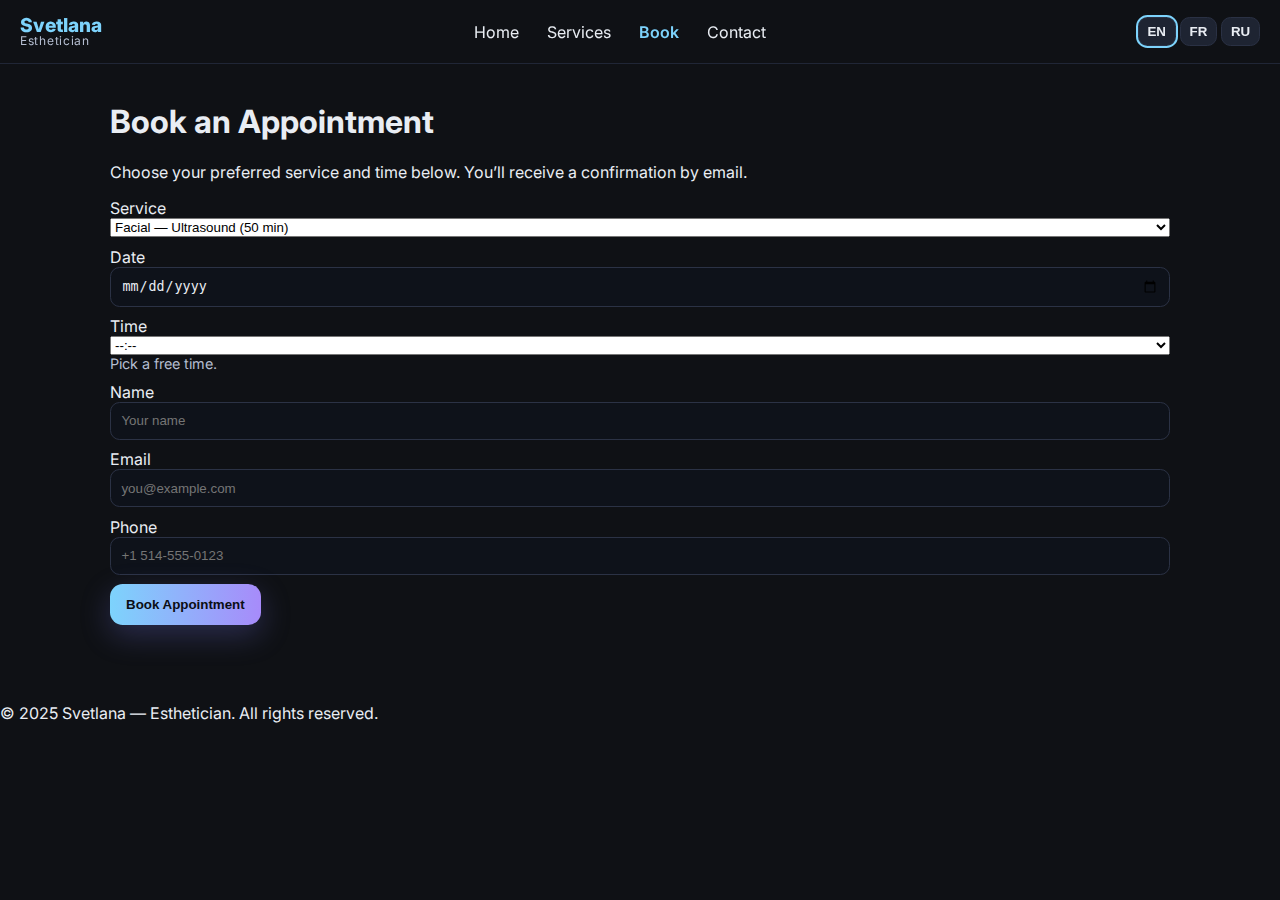
<file: booking.html>
<!DOCTYPE html><html lang='en'><head><meta charset="utf-8" />
<meta name="viewport" content="width=device-width, initial-scale=1" />
<title data-i18n="site.title">Svetlana — Esthetician</title>
<meta name="description" content="Facials, waxing, and sugaring by a licensed esthetician. Science-driven skincare with a caring touch."/>
<link rel="preconnect" href="https://fonts.googleapis.com">
<link rel="preconnect" href="https://fonts.gstatic.com" crossorigin>
<link href="https://fonts.googleapis.com/css2?family=Inter:wght@300;400;600;800&display=swap" rel="stylesheet">
<link rel="stylesheet" href="styles.css" />
<script defer src="script.js"></script>
</head><body><header class="site-header">
  <a class="logo" href="index.html"><span class="brand">Svetlana</span><span class="brand-sub">Esthetician</span></a>
  <nav class="nav">
    <a data-i18n="nav.home" href="index.html">Home</a>
    <a data-i18n="nav.services" href="services.html">Services</a>
    <a data-i18n="nav.booking" href="booking.html">Book</a>
    <a data-i18n="nav.contact" href="contact.html">Contact</a>
  </nav>
  <div class="lang-switch">
    <button class="lang" data-lang="en" aria-label="Switch language to English">EN</button>
    <button class="lang" data-lang="fr" aria-label="Basculer en français">FR</button>
    <button class="lang" data-lang="ru" aria-label="Переключить на русский">RU</button>
  </div>
</header>


  <main class="content">
    <section class="booking">
      <h1 data-i18n="booking.title">Book an Appointment</h1>
      <p data-i18n="booking.subtitle">Choose your preferred service and time below. You’ll receive a confirmation by email.</p>

      <form id="bookForm" onsubmit="return createBookingViaAPI(event)">
        <!-- Service -->
        <div class="row">
          <label for="service" data-i18n="booking.serviceLabel">Service</label>
          <select name="service" id="service" required>
            <option data-i18n="booking.opt.ultra"   value="Facial — Ultrasound" data-min="50">Facial — Ultrasound (50 min)</option>
            <option data-i18n="booking.opt.combined" value="Facial — Combined"   data-min="60">Facial — Combined (60 min)</option>
            <option data-i18n="booking.opt.wax"     value="Waxing / Sugaring"    data-min="45">Waxing / Sugaring (45 min)</option>
            <option data-i18n="booking.opt.prx"     value="PRX-T33"              data-min="60">PRX-T33 (60 min)</option>
            <option data-i18n="booking.opt.micro"   value="Microneedling"        data-min="75">Microneedling (75 min)</option>
          </select>
        </div>

        <!-- Date -->
        <div class="row">
          <label for="date" data-i18n="booking.dateLabel">Date</label>
          <input type="date" name="date" id="date" required />
        </div>

        <!-- Time (populated by availability) -->
        <div class="row">
          <label for="timeSelect" data-i18n="booking.timeLabel">Time</label>
          <select id="timeSelect" name="time" required>
            <option value="" disabled selected>--:--</option>
          </select>
          <small id="slotHelp" class="muted" data-i18n="booking.slotHelp">Pick a free time.</small>
        </div>

        <!-- Name -->
        <div class="row">
          <label for="name" data-i18n="booking.nameLabel">Name</label>
          <input type="text" name="name" id="name" required
                 placeholder="Your name" data-i18n-placeholder="booking.namePH" />
        </div>

        <!-- Email -->
        <div class="row">
          <label for="email" data-i18n="booking.emailLabel">Email</label>
          <input type="email" name="email" id="email" required
                 placeholder="you@example.com" data-i18n-placeholder="booking.emailPH" />
        </div>

        <!-- Phone -->
        <div class="row">
          <label for="phone" data-i18n="booking.phoneLabel">Phone</label>
          <input type="tel" name="phone" id="phone" required
                 placeholder="+1 514-555-0123" data-i18n-placeholder="booking.phonePH" />
        </div>

        <button class="btn" type="submit" data-i18n="booking.submit">Book Appointment</button>
        <p id="bookStatus" class="muted" aria-live="polite"></p>
      </form>
    </section>
  </main>

  <footer>
    <p>© 2025 <span data-i18n="site.title">Svetlana — Esthetician</span>. <span data-i18n="footer.rights">All rights reserved.</span></p>
  </footer>

</body>
</html>
</file>
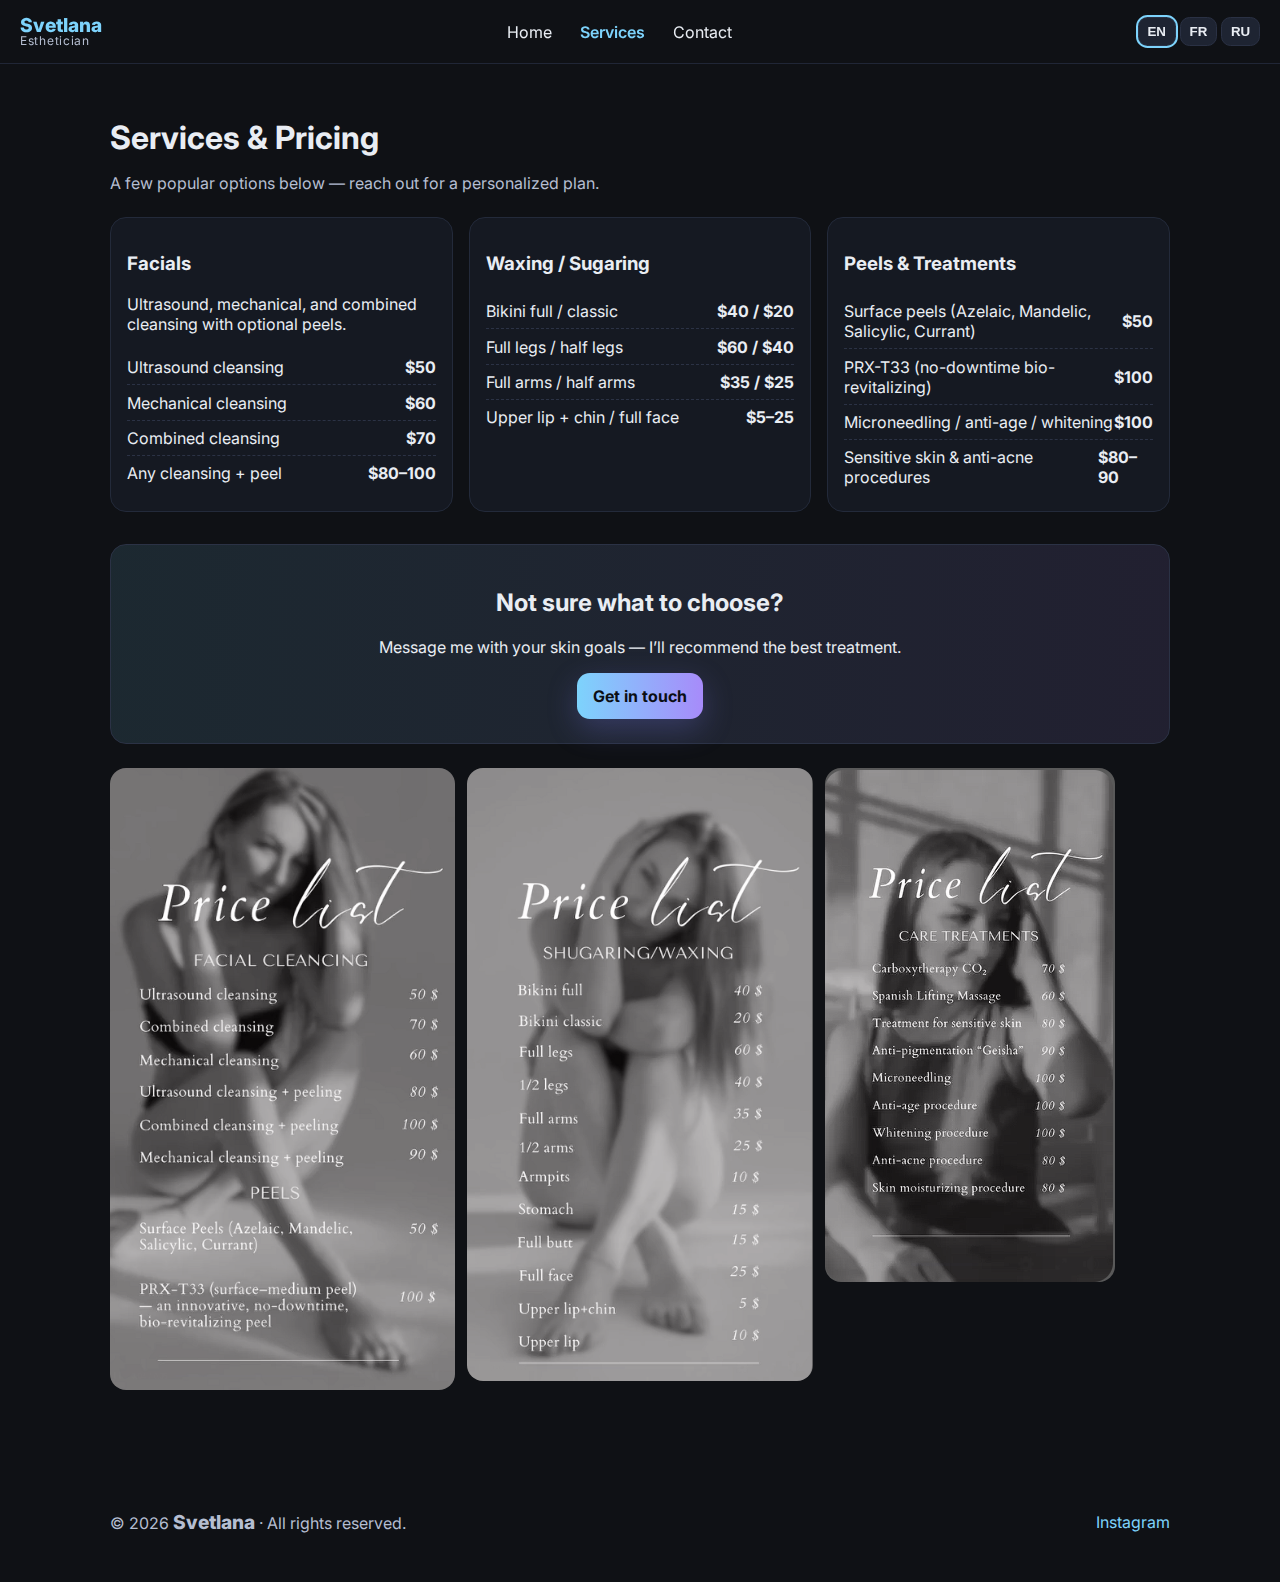
<file: services.html>
<!DOCTYPE html><html lang='en'><head><meta charset="utf-8" />
<meta name="viewport" content="width=device-width, initial-scale=1" />
<title data-i18n="site.title">Svetlana — Esthetician</title>
<meta name="description" content="Facials, waxing, and sugaring by a licensed esthetician. Science-driven skincare with a caring touch."/>
<link rel="preconnect" href="https://fonts.googleapis.com">
<link rel="preconnect" href="https://fonts.gstatic.com" crossorigin>
<link href="https://fonts.googleapis.com/css2?family=Inter:wght@300;400;600;800&display=swap" rel="stylesheet">
<link rel="stylesheet" href="styles.css" />
<script defer src="script.js"></script>
</head><body><header class="site-header">
  <a class="logo" href="index.html"><span class="brand">Svetlana</span><span class="brand-sub">Esthetician</span></a>
  <nav class="nav">
    <a data-i18n="nav.home" href="index.html">Home</a>
    <a data-i18n="nav.services" href="services.html">Services</a>
    <a data-i18n="nav.contact" href="contact.html">Contact</a>
  </nav>
  <div class="lang-switch">
    <button class="lang" data-lang="en" aria-label="Switch language to English">EN</button>
    <button class="lang" data-lang="fr" aria-label="Basculer en français">FR</button>
    <button class="lang" data-lang="ru" aria-label="Переключить на русский">RU</button>
  </div>
</header>

<main>
  <section class="page-intro">
    <h1 data-i18n="services.title">Services & Pricing</h1>
    <p data-i18n="services.subtitle">A few popular options below — reach out for a personalized plan.</p>
  </section>

  <section class="services-grid">
    <article class="svc">
      <h3 data-i18n="svc.facials.title">Facials</h3>
      <p data-i18n="svc.facials.text">Ultrasound, mechanical, and combined cleansing with optional peels.</p>
      <ul class="price-list">
        <li><span data-i18n="svc.facials.ultra">Ultrasound cleansing</span><strong>$50</strong></li>
        <li><span data-i18n="svc.facials.mechanical">Mechanical cleansing</span><strong>$60</strong></li>
        <li><span data-i18n="svc.facials.combined">Combined cleansing</span><strong>$70</strong></li>
        <li><span data-i18n="svc.facials.peeling">Any cleansing + peel</span><strong>$80–100</strong></li>
      </ul>
    </article>
    <article class="svc">
      <h3 data-i18n="svc.wax.title">Waxing / Sugaring</h3>
      <ul class="price-list">
        <li><span data-i18n="svc.wax.bikini">Bikini full / classic</span><strong>$40 / $20</strong></li>
        <li><span data-i18n="svc.wax.legs">Full legs / half legs</span><strong>$60 / $40</strong></li>
        <li><span data-i18n="svc.wax.arms">Full arms / half arms</span><strong>$35 / $25</strong></li>
        <li><span data-i18n="svc.wax.face">Upper lip + chin / full face</span><strong>$5–25</strong></li>
      </ul>
    </article>
    <article class="svc">
      <h3 data-i18n="svc.peels.title">Peels & Treatments</h3>
      <ul class="price-list">
        <li><span data-i18n="svc.peels.surface">Surface peels (Azelaiс, Mandelic, Salicylic, Currant)</span><strong>$50</strong></li>
        <li><span data-i18n="svc.peels.prx">PRX-T33 (no-downtime bio-revitalizing)</span><strong>$100</strong></li>
        <li><span data-i18n="svc.peels.microneedling">Microneedling / anti-age / whitening</span><strong>$100</strong></li>
        <li><span data-i18n="svc.peels.special">Sensitive skin & anti-acne procedures</span><strong>$80–90</strong></li>
      </ul>
    </article>
  </section>

  <section class="cta-wide">
    <h2 data-i18n="services.ctaTitle">Not sure what to choose?</h2>
    <p data-i18n="services.ctaText">Message me with your skin goals — I’ll recommend the best treatment.</p>
    <a class="btn" href="contact.html" data-i18n="services.ctaBtn">Get in touch</a>
  </section>

  <section class="price-images">
    <img src="assets/price1.png" alt="Facial price list" />
    <img src="assets/price2.png" alt="Waxing price list" />
    <img src="assets/price3.png" alt="Care treatments price list" />
  </section>
</main>
<footer class="site-footer">
  <p>&copy; <span id="year"></span> <span class="brand">Svetlana</span> · <span data-i18n="footer.rights">All rights reserved.</span></p>
  <div class="socials">
    <a href="https://www.instagram.com/svetlana_esthetician" target="_blank" rel="noopener" aria-label="Instagram">Instagram</a>
  </div>
</footer>
<script>
  document.getElementById('year').textContent = new Date().getFullYear();
</script>

</body></html>
</file>
<file: styles.css>
:root{
  --bg:#0f1115;
  --card:#151922;
  --ink:#e9edf3;
  --muted:#b5bed1;
  --brand:#7dd3fc;
  --accent:#a78bfa;
}
*{box-sizing:border-box}
html,body{margin:0;padding:0;font-family:Inter,system-ui,-apple-system,Segoe UI,Roboto,Arial,sans-serif;background:var(--bg);color:var(--ink)}
img{max-width:100%;height:auto;border-radius:1rem}
a{color:var(--brand);text-decoration:none}
a:hover{text-decoration:underline}
.site-header{position:sticky;top:0;z-index:10;display:flex;align-items:center;justify-content:space-between;padding:1rem 1.25rem;background:rgba(15,17,21,.8);backdrop-filter:blur(8px);border-bottom:1px solid #202636}
.logo{display:flex;flex-direction:column;line-height:1}
.brand{font-weight:800;font-size:1.2rem}
.brand-sub{font-size:.75rem;color:var(--muted);letter-spacing:.06em}
.nav a{margin:0 .75rem;color:var(--ink)}
.nav a[aria-current="page"]{color:var(--brand);font-weight:600}
.lang-switch{display:flex;gap:.25rem}
.lang{background:#1e2432;color:var(--ink);border:1px solid #2a3144;border-radius:.6rem;padding:.4rem .55rem;font-weight:600;cursor:pointer}
.lang.active{outline:2px solid var(--brand)}
main{max-width:1100px;margin:0 auto;padding:1rem 1.25rem 3rem}
.hero{display:grid;grid-template-columns:1.2fr .8fr;gap:2rem;align-items:center;padding:2rem 0}
.hero-text h1{font-size:2.4rem;margin:.5rem 0}
.hero-text p{color:var(--muted);font-size:1.1rem}
.btn{display:inline-block;background:linear-gradient(90deg,var(--brand),var(--accent));color:#0b0e14;border:none;border-radius:.8rem;padding:.8rem 1rem;font-weight:700;box-shadow:0 10px 30px rgba(127, 129, 250,.25)}
.btn.ghost{background:none;border:1px solid #2b3245;color:var(--ink)}
.highlights{display:grid;grid-template-columns:repeat(3,1fr);gap:1rem;margin:2rem 0}
.card{background:var(--card);padding:1.2rem;border:1px solid #232a3a;border-radius:1rem}
.card h3{margin:0 0 .25rem;font-size:1.6rem}
.about{display:grid;grid-template-columns:1fr 1fr;gap:2rem;margin:2.5rem 0}
.ticks{padding-left:1.1rem}
.ticks li{margin:.35rem 0}
.gallery{display:grid;grid-template-columns:repeat(3,1fr);gap:.75rem;margin-top:2rem}
.page-intro{padding:1rem 0 0}
.page-intro h1{font-size:2rem;margin-bottom:.25rem}
.page-intro p{color:var(--muted)}
.services-grid{display:grid;grid-template-columns:repeat(3,1fr);gap:1rem;margin:1.5rem 0 2rem}
.svc{background:var(--card);padding:1rem;border:1px solid #232a3a;border-radius:1rem}
.price-list{list-style:none;padding:0;margin:.5rem 0 0}
.price-list li{display:flex;align-items:center;justify-content:space-between;padding:.45rem 0;border-bottom:1px dashed #2b3245}
.price-list li:last-child{border-bottom:none}
.cta-wide{background:linear-gradient(90deg,rgba(125,211,252,.12),rgba(167,139,250,.12));padding:1.5rem;border:1px solid #2b3245;border-radius:1rem;text-align:center}
.price-images{display:grid;grid-template-columns:repeat(3,1fr);gap:.75rem;margin:1.5rem 0}
.contact-grid{display:grid;grid-template-columns:repeat(3,1fr);gap:1rem;margin:1rem 0 2rem}
.contact-card{background:var(--card);padding:1rem;border:1px solid #232a3a;border-radius:1rem}
.map img{width:100%;border-radius:1rem;border:1px solid #232a3a}
.contact-form{background:var(--card);padding:1rem;border:1px solid #232a3a;border-radius:1rem;margin-top:1rem}
.row{display:flex;flex-direction:column;margin:.6rem 0}
input,textarea{background:#0e121a;color:var(--ink);border:1px solid #2b3245;border-radius:.6rem;padding:.65rem}
.muted{color:var(--muted);font-size:.9rem}
.site-footer{max-width:1100px;margin:0 auto;padding:2rem 1.25rem;color:var(--muted);display:flex;align-items:center;justify-content:space-between}
.socials a{margin-left:1rem}
/* Responsive */
@media (max-width: 900px){
  .hero{grid-template-columns:1fr}
  .about{grid-template-columns:1fr}
  .services-grid{grid-template-columns:1fr}
  .gallery,.price-images,.contact-grid{grid-template-columns:1fr}
}
</file>
